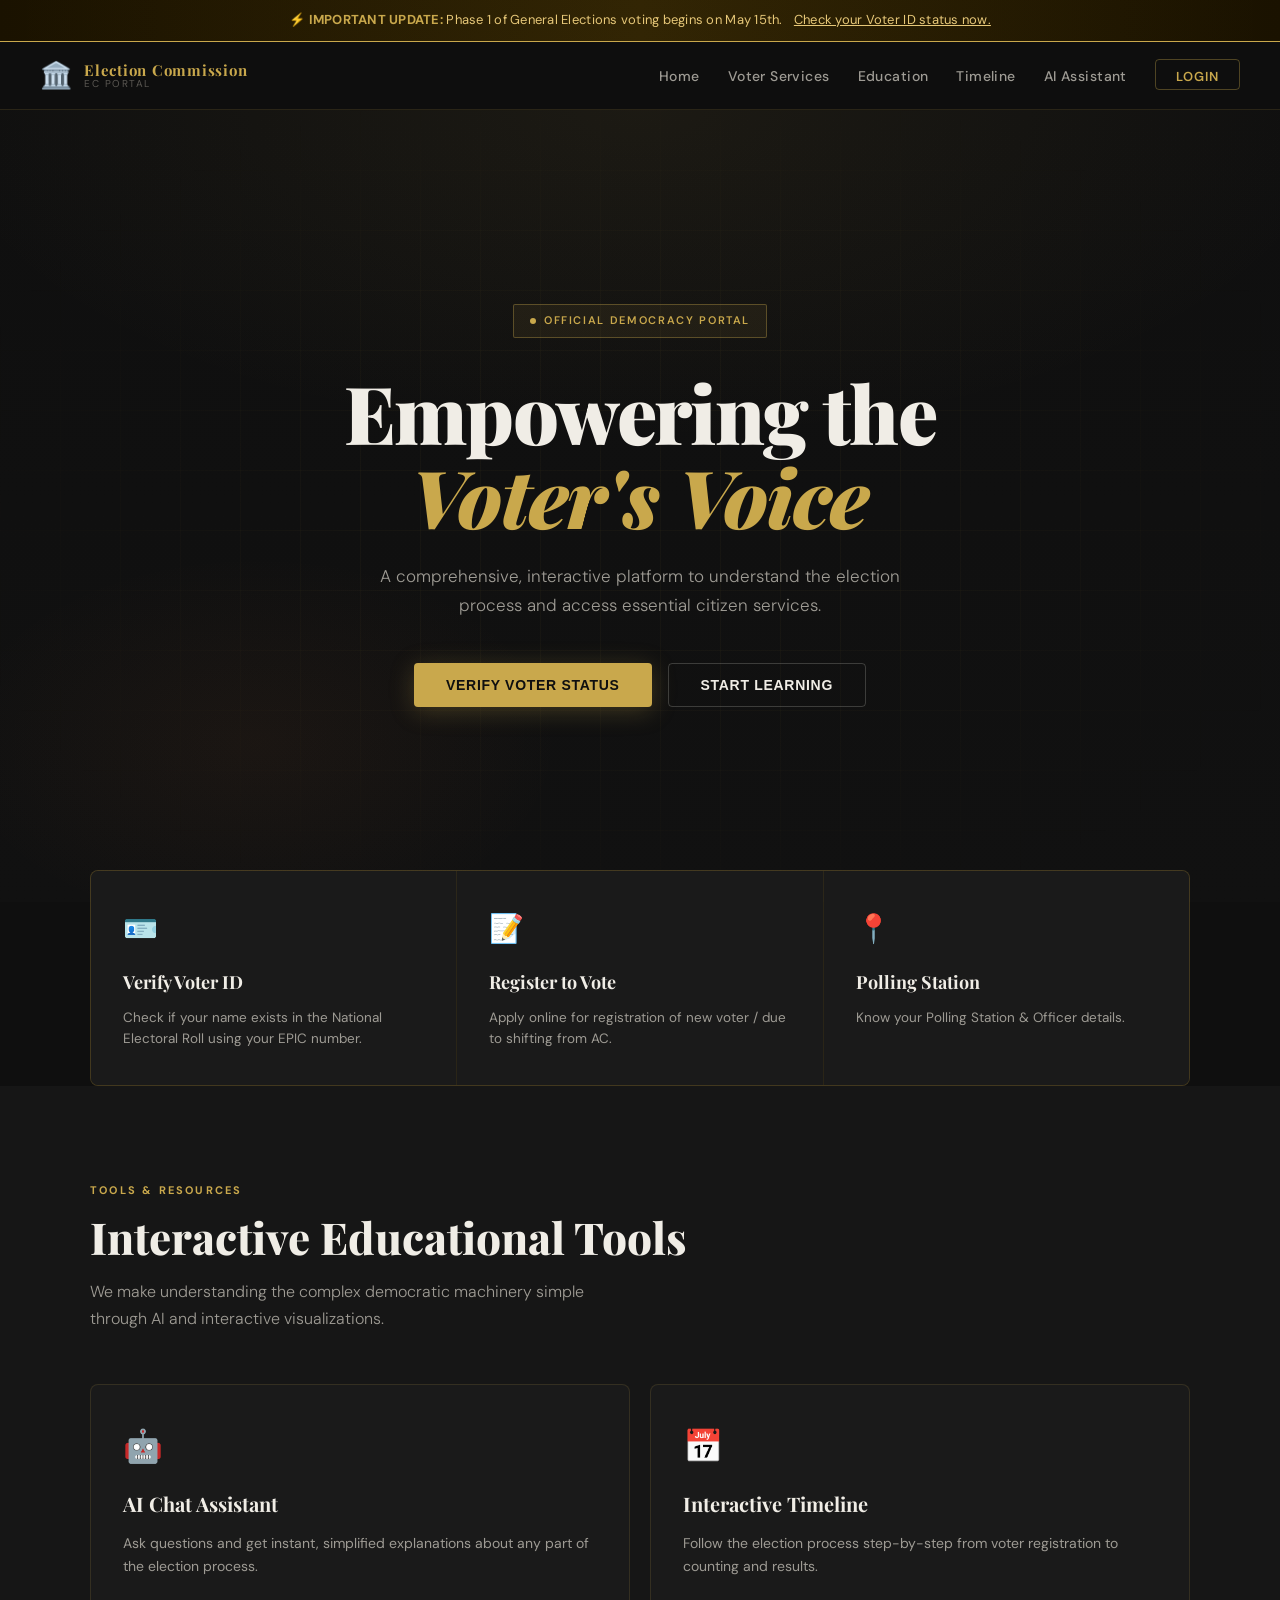
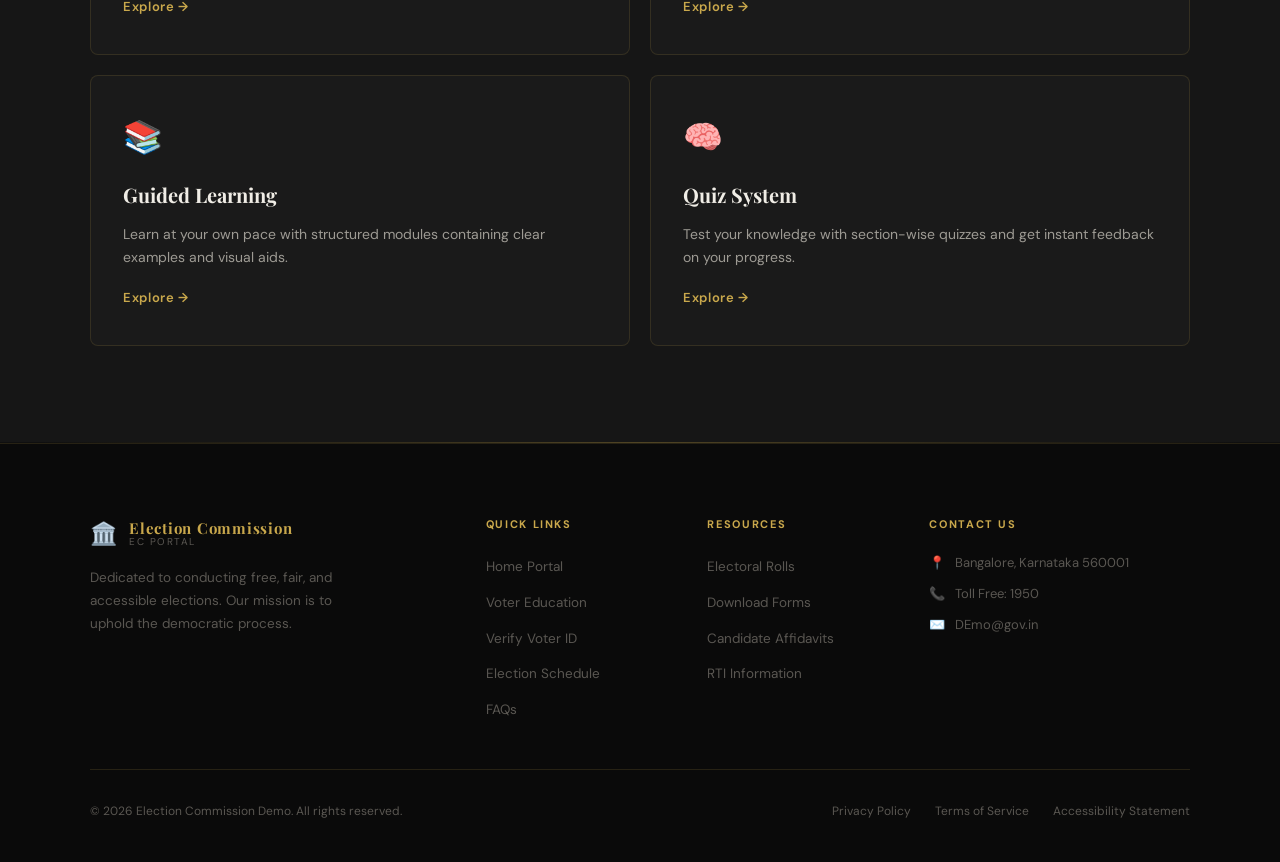
<file: index.html>
<!DOCTYPE html>
<html lang="en">
<head>
<meta charset="UTF-8">
<meta name="viewport" content="width=device-width, initial-scale=1.0">
<title>Election Commission Portal | Empowering the Voter's Voice</title>
<link href="https://fonts.googleapis.com/css2?family=Playfair+Display:wght@400;600;700;900&family=DM+Sans:wght@300;400;500;600&display=swap" rel="stylesheet">
<style>
:root {
  --bg-primary: #0f0f0f;
  --bg-secondary: #161616;
  --bg-card: #1a1a1a;
  --bg-card-hover: #222222;
  --accent-gold: #c9a84c;
  --accent-gold-light: #e8c97a;
  --accent-orange: #e07b39;
  --text-primary: #f0ede6;
  --text-secondary: #9e9b94;
  --text-muted: #5a5752;
  --border: rgba(201,168,76,0.15);
  --border-strong: rgba(201,168,76,0.35);
}
*, *::before, *::after { box-sizing: border-box; margin: 0; padding: 0; }
html { scroll-behavior: smooth; }
body { font-family: 'DM Sans', sans-serif; background: var(--bg-primary); color: var(--text-primary); overflow-x: hidden; line-height: 1.6; }

/* PAGE SYSTEM */
.page { display: none; animation: fadeIn 0.4s ease; }
.page.active { display: block; }
@keyframes fadeIn { from { opacity: 0; transform: translateY(10px); } to { opacity: 1; transform: translateY(0); } }

/* ANNOUNCEMENT */
.announcement {
  background: linear-gradient(90deg, #1a1200, #2a1e00, #1a1200);
  border-bottom: 1px solid var(--accent-gold);
  padding: 10px 24px; text-align: center; font-size: 13px;
  color: var(--accent-gold-light); letter-spacing: 0.02em;
  position: relative; overflow: hidden;
}
.announcement::before {
  content: ''; position: absolute; inset: 0;
  background: linear-gradient(90deg, transparent, rgba(201,168,76,0.05), transparent);
  animation: shimmer 3s infinite;
}
@keyframes shimmer { 0% { transform: translateX(-100%); } 100% { transform: translateX(100%); } }
.announcement strong { color: var(--accent-gold); }
.announcement a { color: var(--accent-gold-light); text-decoration: underline; margin-left: 8px; cursor: pointer; }

/* NAVBAR */
nav {
  position: sticky; top: 0; z-index: 100;
  background: rgba(15,15,15,0.95); backdrop-filter: blur(20px);
  border-bottom: 1px solid var(--border);
  padding: 0 40px; display: flex; align-items: center; justify-content: space-between; height: 68px;
}
.nav-logo { display: flex; align-items: center; gap: 12px; text-decoration: none; cursor: pointer; }
.nav-logo-text { display: flex; flex-direction: column; line-height: 1.1; }
.nav-logo-text span:first-child { font-family: 'Playfair Display', serif; font-size: 15px; font-weight: 700; color: var(--accent-gold); letter-spacing: 0.05em; }
.nav-logo-text span:last-child { font-size: 10px; color: var(--text-muted); letter-spacing: 0.15em; text-transform: uppercase; }
.nav-links { display: flex; align-items: center; gap: 28px; list-style: none; }
.nav-links li a, .nav-links li span {
  color: var(--text-secondary); text-decoration: none; font-size: 14px; font-weight: 500;
  letter-spacing: 0.03em; cursor: pointer; transition: color 0.2s; position: relative; padding-bottom: 4px;
}
.nav-links li a::after, .nav-links li span::after {
  content: ''; position: absolute; bottom: 0; left: 0; width: 0; height: 1px;
  background: var(--accent-gold); transition: width 0.3s;
}
.nav-links li a:hover, .nav-links li span:hover { color: var(--accent-gold-light); }
.nav-links li a:hover::after, .nav-links li span:hover::after { width: 100%; }
.nav-links li a.active-nav { color: var(--accent-gold); }
.nav-links li a.active-nav::after { width: 100%; }
.nav-login {
  background: transparent; border: 1px solid var(--border-strong);
  color: var(--accent-gold) !important; padding: 8px 20px; border-radius: 4px;
  font-size: 13px !important; font-weight: 600 !important; letter-spacing: 0.08em !important;
  text-transform: uppercase; cursor: pointer;
}
.nav-login::after { display: none !important; }
.nav-login:hover { background: rgba(201,168,76,0.08) !important; }

/* BUTTONS */
.btn-primary {
  background: var(--accent-gold); color: #0f0f0f; padding: 14px 32px; border-radius: 4px;
  text-decoration: none; font-weight: 700; font-size: 14px; letter-spacing: 0.05em;
  text-transform: uppercase; cursor: pointer; border: none; display: inline-block;
  transition: background 0.2s, transform 0.2s, box-shadow 0.2s;
  box-shadow: 0 4px 24px rgba(201,168,76,0.25);
}
.btn-primary:hover { background: var(--accent-gold-light); transform: translateY(-2px); box-shadow: 0 8px 32px rgba(201,168,76,0.35); }
.btn-secondary {
  background: transparent; color: var(--text-primary); padding: 13px 32px; border-radius: 4px;
  text-decoration: none; font-weight: 600; font-size: 14px; letter-spacing: 0.05em;
  text-transform: uppercase; border: 1px solid rgba(240,237,230,0.2); cursor: pointer;
  display: inline-block; transition: border-color 0.2s, color 0.2s, transform 0.2s;
}
.btn-secondary:hover { border-color: rgba(240,237,230,0.5); color: var(--accent-gold-light); transform: translateY(-2px); }

/* SECTION COMMONS */
.section-label { font-size: 11px; font-weight: 700; letter-spacing: 0.2em; text-transform: uppercase; color: var(--accent-gold); margin-bottom: 14px; }
.section-title { font-family: 'Playfair Display', serif; font-size: clamp(28px, 4vw, 44px); font-weight: 800; line-height: 1.1; margin-bottom: 16px; }
.section-sub { font-size: 16px; color: var(--text-secondary); max-width: 540px; line-height: 1.7; font-weight: 300; }
.section-header { margin-bottom: 52px; }
.container { max-width: 1100px; margin: 0 auto; }
.divider { height: 1px; background: linear-gradient(90deg, transparent, var(--border-strong), transparent); margin: 0 40px; }

/* ============================================================ */
/* HOME PAGE */
/* ============================================================ */
.hero {
  position: relative; min-height: 88vh; display: flex;
  align-items: center; justify-content: center; text-align: center;
  padding: 80px 24px; overflow: hidden;
}
.hero-bg {
  position: absolute; inset: 0;
  background: radial-gradient(ellipse 80% 60% at 50% 0%, rgba(201,168,76,0.07) 0%, transparent 70%),
    radial-gradient(ellipse 40% 40% at 20% 80%, rgba(224,123,57,0.05) 0%, transparent 60%),
    linear-gradient(180deg, #0f0f0f 0%, #111 100%);
}
.hero-grid {
  position: absolute; inset: 0;
  background-image: linear-gradient(rgba(201,168,76,0.04) 1px, transparent 1px), linear-gradient(90deg, rgba(201,168,76,0.04) 1px, transparent 1px);
  background-size: 60px 60px;
  mask-image: radial-gradient(ellipse at center, black 30%, transparent 80%);
}
.hero-content { position: relative; z-index: 2; max-width: 760px; }
.hero-badge {
  display: inline-flex; align-items: center; gap: 8px;
  background: rgba(201,168,76,0.08); border: 1px solid var(--border-strong);
  color: var(--accent-gold); font-size: 11px; font-weight: 600;
  letter-spacing: 0.15em; text-transform: uppercase;
  padding: 7px 16px; border-radius: 2px; margin-bottom: 32px;
  animation: fadeUp 0.8s ease both;
}
.hero-badge::before { content: ''; width: 6px; height: 6px; background: var(--accent-gold); border-radius: 50%; animation: pulse 2s infinite; }
@keyframes pulse { 0%,100%{opacity:1;transform:scale(1);}50%{opacity:.5;transform:scale(.8);} }
.hero h1 { font-family: 'Playfair Display', serif; font-size: clamp(42px, 7vw, 80px); font-weight: 900; line-height: 1.05; letter-spacing: -0.02em; margin-bottom: 24px; animation: fadeUp 0.8s 0.1s ease both; }
.hero h1 em { font-style: italic; color: var(--accent-gold); }
.hero-sub { font-size: 17px; color: var(--text-secondary); max-width: 520px; margin: 0 auto 44px; font-weight: 300; line-height: 1.7; animation: fadeUp 0.8s 0.2s ease both; }
.hero-ctas { display: flex; gap: 16px; justify-content: center; flex-wrap: wrap; animation: fadeUp 0.8s 0.3s ease both; }
@keyframes fadeUp { from{opacity:0;transform:translateY(24px);}to{opacity:1;transform:translateY(0);} }

.quick-services { padding: 0 40px; margin-top: -32px; position: relative; z-index: 10; }
.quick-services-grid { display: grid; grid-template-columns: repeat(3,1fr); gap: 1px; background: var(--border); border: 1px solid var(--border); border-radius: 8px; overflow: hidden; max-width: 1100px; margin: 0 auto; }
.service-card { background: var(--bg-card); padding: 36px 32px; text-decoration: none; color: inherit; display: flex; flex-direction: column; gap: 12px; cursor: pointer; transition: background 0.25s; position: relative; overflow: hidden; }
.service-card::before { content: ''; position: absolute; top: 0; left: 0; width: 3px; height: 0; background: var(--accent-gold); transition: height 0.3s; }
.service-card:hover { background: var(--bg-card-hover); }
.service-card:hover::before { height: 100%; }
.service-icon { font-size: 28px; margin-bottom: 4px; }
.service-card h3 { font-family: 'Playfair Display', serif; font-size: 18px; font-weight: 700; }
.service-card p { font-size: 13.5px; color: var(--text-secondary); line-height: 1.5; }

.edu-section { background: var(--bg-secondary); padding: 96px 40px; }
.edu-grid { display: grid; grid-template-columns: repeat(2,1fr); gap: 20px; max-width: 1100px; margin: 0 auto; }
.edu-card { background: var(--bg-card); border: 1px solid var(--border); border-radius: 8px; padding: 36px 32px; text-decoration: none; color: inherit; display: flex; flex-direction: column; gap: 12px; cursor: pointer; transition: border-color 0.25s, transform 0.25s, box-shadow 0.25s; position: relative; overflow: hidden; }
.edu-card:hover { border-color: var(--border-strong); transform: translateY(-4px); box-shadow: 0 16px 48px rgba(0,0,0,0.4); }
.edu-card-icon { font-size: 32px; margin-bottom: 4px; }
.edu-card h3 { font-family: 'Playfair Display', serif; font-size: 20px; font-weight: 700; }
.edu-card p { font-size: 14px; color: var(--text-secondary); line-height: 1.6; flex: 1; }
.edu-card-link { font-size: 13px; font-weight: 600; color: var(--accent-gold); letter-spacing: 0.05em; margin-top: 8px; display: inline-flex; align-items: center; gap: 6px; transition: gap 0.2s; }
.edu-card:hover .edu-card-link { gap: 10px; }

/* ============================================================ */
/* VERIFY PAGE */
/* ============================================================ */
.page-hero { padding: 72px 40px 56px; text-align: center; background: var(--bg-secondary); border-bottom: 1px solid var(--border); }
.page-hero h1 { font-family: 'Playfair Display', serif; font-size: clamp(32px, 5vw, 56px); font-weight: 900; margin-bottom: 16px; }
.page-hero p { font-size: 16px; color: var(--text-secondary); max-width: 580px; margin: 0 auto; line-height: 1.7; }
.page-hero .demo-hint { margin-top: 16px; background: rgba(201,168,76,0.08); border: 1px solid var(--border-strong); border-radius: 6px; padding: 12px 20px; display: inline-block; font-size: 13px; color: var(--accent-gold-light); }
.page-hero .demo-hint strong { color: var(--accent-gold); }

.verify-form-section { padding: 64px 40px; }
.verify-form-wrap { max-width: 520px; margin: 0 auto; background: var(--bg-card); border: 1px solid var(--border); border-radius: 12px; padding: 48px 40px; }
.form-label { display: block; font-size: 12px; font-weight: 600; letter-spacing: 0.12em; text-transform: uppercase; color: var(--text-secondary); margin-bottom: 10px; }
.form-input {
  width: 100%; background: var(--bg-secondary); border: 1px solid var(--border-strong);
  border-radius: 6px; padding: 14px 18px; font-size: 15px; color: var(--text-primary);
  font-family: 'DM Sans', sans-serif; outline: none; transition: border-color 0.2s, box-shadow 0.2s;
  margin-bottom: 20px;
}
.form-input:focus { border-color: var(--accent-gold); box-shadow: 0 0 0 3px rgba(201,168,76,0.1); }
.form-input::placeholder { color: var(--text-muted); }
.verify-btn { width: 100%; background: var(--accent-gold); color: #0f0f0f; border: none; border-radius: 6px; padding: 16px; font-size: 15px; font-weight: 700; font-family: 'DM Sans', sans-serif; cursor: pointer; letter-spacing: 0.05em; transition: background 0.2s, transform 0.2s; }
.verify-btn:hover { background: var(--accent-gold-light); transform: translateY(-1px); }
.verify-result { margin-top: 28px; display: none; }
.result-success { background: rgba(34,197,94,0.08); border: 1px solid rgba(34,197,94,0.3); border-radius: 8px; padding: 24px; }
.result-error { background: rgba(239,68,68,0.08); border: 1px solid rgba(239,68,68,0.3); border-radius: 8px; padding: 24px; }
.result-success h3 { color: #4ade80; font-size: 16px; margin-bottom: 12px; }
.result-error h3 { color: #f87171; font-size: 16px; margin-bottom: 8px; }
.result-row { display: flex; justify-content: space-between; padding: 8px 0; border-bottom: 1px solid rgba(255,255,255,0.06); font-size: 14px; }
.result-row:last-child { border-bottom: none; }
.result-row span:first-child { color: var(--text-muted); }
.result-row span:last-child { color: var(--text-primary); font-weight: 500; }

/* ============================================================ */
/* TIMELINE PAGE */
/* ============================================================ */
.timeline-section { padding: 72px 40px; }
.timeline-wrap { max-width: 800px; margin: 0 auto; position: relative; }
.timeline-wrap::before { content: ''; position: absolute; left: 28px; top: 0; bottom: 0; width: 2px; background: linear-gradient(180deg, var(--accent-gold), rgba(201,168,76,0.1)); }
.timeline-item { display: flex; gap: 32px; margin-bottom: 48px; position: relative; }
.timeline-step-num {
  flex-shrink: 0; width: 56px; height: 56px; background: var(--bg-card);
  border: 2px solid var(--accent-gold); border-radius: 50%; display: flex; align-items: center;
  justify-content: center; font-family: 'Playfair Display', serif; font-weight: 700; font-size: 18px;
  color: var(--accent-gold); position: relative; z-index: 2;
  transition: background 0.3s; flex-direction: column; line-height: 1;
}
.timeline-step-num small { font-family: 'DM Sans', sans-serif; font-size: 8px; font-weight: 600; letter-spacing: 0.1em; color: var(--text-muted); text-transform: uppercase; }
.timeline-content { background: var(--bg-card); border: 1px solid var(--border); border-radius: 10px; padding: 28px 32px; flex: 1; transition: border-color 0.25s, transform 0.25s; }
.timeline-content:hover { border-color: var(--border-strong); transform: translateX(4px); }
.timeline-content h3 { font-family: 'Playfair Display', serif; font-size: 20px; font-weight: 700; margin-bottom: 10px; }
.timeline-content p { font-size: 13.5px; color: var(--text-secondary); margin-bottom: 8px; line-height: 1.6; }
.timeline-content .timeline-desc { font-size: 13px; color: var(--text-muted); line-height: 1.6; border-top: 1px solid var(--border); margin-top: 12px; padding-top: 12px; }
.timeline-link { display: inline-flex; align-items: center; gap: 6px; font-size: 12px; font-weight: 600; color: var(--accent-gold); letter-spacing: 0.05em; margin-top: 12px; text-decoration: none; cursor: pointer; transition: gap 0.2s; }
.timeline-link:hover { gap: 10px; }

/* ============================================================ */
/* EDUCATION / LEARN PAGE */
/* ============================================================ */
.learn-section { padding: 72px 40px; }
.learn-grid { display: grid; grid-template-columns: repeat(3,1fr); gap: 20px; max-width: 1100px; margin: 0 auto; }
.learn-card { background: var(--bg-card); border: 1px solid var(--border); border-radius: 10px; padding: 32px 28px; display: flex; flex-direction: column; gap: 12px; cursor: pointer; transition: border-color 0.25s, transform 0.25s, box-shadow 0.25s; }
.learn-card:hover { border-color: var(--border-strong); transform: translateY(-4px); box-shadow: 0 16px 48px rgba(0,0,0,0.4); }
.learn-card-num { font-family: 'Playfair Display', serif; font-size: 36px; font-weight: 900; color: rgba(201,168,76,0.2); line-height: 1; }
.learn-card h3 { font-family: 'Playfair Display', serif; font-size: 18px; font-weight: 700; }
.learn-card p { font-size: 13.5px; color: var(--text-secondary); line-height: 1.6; flex: 1; }
.learn-badge { display: inline-block; padding: 4px 10px; border-radius: 3px; font-size: 10px; font-weight: 700; letter-spacing: 0.1em; text-transform: uppercase; margin-bottom: 4px; }
.learn-badge.beginner { background: rgba(34,197,94,0.1); color: #4ade80; }
.learn-badge.intermediate { background: rgba(234,179,8,0.1); color: #facc15; }
.learn-badge.advanced { background: rgba(239,68,68,0.1); color: #f87171; }
.learn-progress { height: 3px; background: var(--border); border-radius: 2px; margin-top: 8px; overflow: hidden; }
.learn-progress-bar { height: 100%; background: var(--accent-gold); border-radius: 2px; }
.module-detail { display: none; }
.module-detail.active { display: block; }
.module-hero { background: var(--bg-secondary); padding: 48px 40px; border-bottom: 1px solid var(--border); }
.module-back { display: inline-flex; align-items: center; gap: 8px; color: var(--accent-gold); font-size: 13px; font-weight: 600; cursor: pointer; margin-bottom: 24px; text-decoration: none; }
.module-hero h1 { font-family: 'Playfair Display', serif; font-size: clamp(26px, 4vw, 42px); font-weight: 800; margin-bottom: 12px; }
.module-hero p { color: var(--text-secondary); max-width: 560px; }
.module-body { padding: 48px 40px; max-width: 800px; }
.module-section { margin-bottom: 36px; }
.module-section h3 { font-family: 'Playfair Display', serif; font-size: 22px; font-weight: 700; margin-bottom: 12px; color: var(--text-primary); }
.module-section p { font-size: 15px; color: var(--text-secondary); line-height: 1.8; margin-bottom: 12px; }
.module-list { list-style: none; display: flex; flex-direction: column; gap: 10px; }
.module-list li { display: flex; gap: 12px; font-size: 14px; color: var(--text-secondary); line-height: 1.5; }
.module-list li::before { content: '→'; color: var(--accent-gold); flex-shrink: 0; font-weight: 700; }
.quiz-box { background: var(--bg-card); border: 1px solid var(--border); border-radius: 10px; padding: 32px; margin-top: 32px; }
.quiz-box h3 { font-family: 'Playfair Display', serif; font-size: 20px; font-weight: 700; margin-bottom: 20px; }
.quiz-q { font-size: 15px; color: var(--text-primary); margin-bottom: 16px; font-weight: 500; }
.quiz-options { display: flex; flex-direction: column; gap: 10px; }
.quiz-opt { background: var(--bg-secondary); border: 1px solid var(--border); border-radius: 6px; padding: 12px 16px; font-size: 14px; cursor: pointer; color: var(--text-secondary); transition: border-color 0.2s, color 0.2s; }
.quiz-opt:hover { border-color: var(--accent-gold); color: var(--accent-gold-light); }
.quiz-opt.correct { background: rgba(34,197,94,0.1); border-color: rgba(34,197,94,0.5); color: #4ade80; }
.quiz-opt.wrong { background: rgba(239,68,68,0.08); border-color: rgba(239,68,68,0.4); color: #f87171; }

/* ============================================================ */
/* AI ASSISTANT */
/* ============================================================ */
.ai-section { padding: 72px 40px; }
.ai-wrap { max-width: 860px; margin: 0 auto; }
.chat-window { background: var(--bg-card); border: 1px solid var(--border); border-radius: 12px; overflow: hidden; }
.chat-header { background: var(--bg-secondary); border-bottom: 1px solid var(--border); padding: 20px 28px; display: flex; align-items: center; gap: 14px; }
.chat-avatar { width: 44px; height: 44px; background: linear-gradient(135deg, var(--accent-gold), var(--accent-orange)); border-radius: 50%; display: flex; align-items: center; justify-content: center; font-size: 22px; flex-shrink: 0; }
.chat-header-info h3 { font-size: 15px; font-weight: 700; color: var(--text-primary); }
.chat-header-info p { font-size: 12px; color: var(--text-muted); }
.chat-status { margin-left: auto; display: flex; align-items: center; gap: 6px; font-size: 12px; color: #4ade80; }
.chat-status::before { content: ''; width: 8px; height: 8px; background: #4ade80; border-radius: 50%; animation: pulse 2s infinite; }
.chat-messages { height: 420px; overflow-y: auto; padding: 24px 28px; display: flex; flex-direction: column; gap: 20px; scroll-behavior: smooth; }
.chat-messages::-webkit-scrollbar { width: 4px; }
.chat-messages::-webkit-scrollbar-track { background: transparent; }
.chat-messages::-webkit-scrollbar-thumb { background: var(--border-strong); border-radius: 2px; }
.msg { display: flex; gap: 12px; max-width: 85%; }
.msg.user { flex-direction: row-reverse; align-self: flex-end; }
.msg-avatar { width: 34px; height: 34px; border-radius: 50%; display: flex; align-items: center; justify-content: center; font-size: 16px; flex-shrink: 0; }
.msg.bot .msg-avatar { background: linear-gradient(135deg, var(--accent-gold), var(--accent-orange)); }
.msg.user .msg-avatar { background: rgba(201,168,76,0.15); border: 1px solid var(--border-strong); }
.msg-bubble { padding: 14px 18px; border-radius: 12px; font-size: 14px; line-height: 1.6; }
.msg.bot .msg-bubble { background: var(--bg-secondary); border: 1px solid var(--border); color: var(--text-primary); border-radius: 4px 12px 12px 12px; }
.msg.user .msg-bubble { background: rgba(201,168,76,0.12); border: 1px solid var(--border-strong); color: var(--text-primary); border-radius: 12px 4px 12px 12px; }
.msg-time { font-size: 10px; color: var(--text-muted); margin-top: 6px; }
.typing-indicator { display: flex; gap: 5px; align-items: center; padding: 14px 18px; }
.typing-indicator span { width: 7px; height: 7px; background: var(--accent-gold); border-radius: 50%; animation: typing 1.2s infinite; }
.typing-indicator span:nth-child(2) { animation-delay: 0.2s; }
.typing-indicator span:nth-child(3) { animation-delay: 0.4s; }
@keyframes typing { 0%,60%,100%{transform:translateY(0);opacity:.5;} 30%{transform:translateY(-6px);opacity:1;} }
.chat-suggestions { padding: 16px 28px; border-top: 1px solid var(--border); display: flex; gap: 8px; flex-wrap: wrap; }
.suggestion-chip { background: var(--bg-secondary); border: 1px solid var(--border); border-radius: 20px; padding: 7px 14px; font-size: 12px; color: var(--text-secondary); cursor: pointer; transition: border-color 0.2s, color 0.2s; white-space: nowrap; }
.suggestion-chip:hover { border-color: var(--accent-gold); color: var(--accent-gold-light); }
.chat-input-area { padding: 16px 28px 24px; border-top: 1px solid var(--border); display: flex; gap: 12px; }
.chat-input { flex: 1; background: var(--bg-secondary); border: 1px solid var(--border-strong); border-radius: 8px; padding: 14px 18px; font-size: 14px; color: var(--text-primary); font-family: 'DM Sans', sans-serif; outline: none; transition: border-color 0.2s, box-shadow 0.2s; resize: none; }
.chat-input:focus { border-color: var(--accent-gold); box-shadow: 0 0 0 3px rgba(201,168,76,0.1); }
.chat-input::placeholder { color: var(--text-muted); }
.chat-send { background: var(--accent-gold); color: #0f0f0f; border: none; border-radius: 8px; padding: 0 22px; font-size: 20px; cursor: pointer; font-weight: 700; transition: background 0.2s, transform 0.2s; }
.chat-send:hover { background: var(--accent-gold-light); transform: scale(1.05); }

/* ============================================================ */
/* FOOTER */
/* ============================================================ */
footer { background: #0a0a0a; border-top: 1px solid var(--border); padding: 72px 40px 40px; }
.footer-grid { display: grid; grid-template-columns: 2fr 1fr 1fr 1.5fr; gap: 48px; max-width: 1100px; margin: 0 auto; padding-bottom: 48px; border-bottom: 1px solid var(--border); }
.footer-brand p { font-size: 13.5px; color: var(--text-muted); line-height: 1.7; margin-top: 16px; max-width: 260px; }
.footer-col h4 { font-size: 11px; font-weight: 700; letter-spacing: 0.15em; text-transform: uppercase; color: var(--accent-gold); margin-bottom: 20px; }
.footer-col ul { list-style: none; display: flex; flex-direction: column; gap: 10px; }
.footer-col a { color: var(--text-muted); text-decoration: none; font-size: 13.5px; cursor: pointer; transition: color 0.2s; }
.footer-col a:hover { color: var(--text-secondary); }
.footer-contact { display: flex; flex-direction: column; gap: 10px; }
.footer-contact-item { display: flex; gap: 10px; font-size: 13px; color: var(--text-muted); }
.footer-contact-item span:first-child { color: var(--accent-gold); }
.footer-bottom { max-width: 1100px; margin: 32px auto 0; display: flex; align-items: center; justify-content: space-between; flex-wrap: wrap; gap: 16px; }
.footer-bottom p { font-size: 12px; color: var(--text-muted); }
.footer-bottom-links { display: flex; gap: 24px; }
.footer-bottom-links a { font-size: 12px; color: var(--text-muted); text-decoration: none; cursor: pointer; transition: color 0.2s; }
.footer-bottom-links a:hover { color: var(--accent-gold); }

/* RESPONSIVE */
@media(max-width:768px){
  nav{padding:0 16px;} .nav-links{display:none;} section,footer{padding:48px 16px;}
  .quick-services{padding:0 16px;} .quick-services-grid{grid-template-columns:1fr;}
  .edu-grid,.learn-grid{grid-template-columns:1fr;} .footer-grid{grid-template-columns:1fr 1fr;}
  .timeline-item{flex-direction:column;gap:12px;} .timeline-wrap::before{display:none;}
  .divider{margin:0 16px;} .ai-wrap,.verify-form-section,.learn-section,.timeline-section{padding:40px 16px;}
  .page-hero{padding:48px 16px 32px;}
}
</style>
</head>
<body>

<!-- ANNOUNCEMENT -->
<div class="announcement">
  <strong>⚡ IMPORTANT UPDATE:</strong> Phase 1 of General Elections voting begins on May 15th.
  <a onclick="navigate('verify')">Check your Voter ID status now.</a>
</div>

<!-- NAVBAR -->
<nav>
  <div class="nav-logo" onclick="navigate('home')">
    <span style="font-size:26px">🏛️</span>
    <span class="nav-logo-text">
      <span>Election Commission</span>
      <span>EC Portal</span>
    </span>
  </div>
  <ul class="nav-links">
    <li><a onclick="navigate('home')" id="nav-home">Home</a></li>
    <li><a onclick="navigate('verify')" id="nav-verify">Voter Services</a></li>
    <li><a onclick="navigate('learn')" id="nav-learn">Education</a></li>
    <li><a onclick="navigate('timeline')" id="nav-timeline">Timeline</a></li>
    <li><a onclick="navigate('ai')" id="nav-ai">AI Assistant</a></li>
    <li><span class="nav-login">Login</span></li>
  </ul>
</nav>

<!-- ============================================================ -->
<!-- HOME PAGE -->
<!-- ============================================================ -->
<div id="page-home" class="page active">
  <section class="hero">
    <div class="hero-bg"></div>
    <div class="hero-grid"></div>
    <div class="hero-content">
      <div class="hero-badge">Official Democracy Portal</div>
      <h1>Empowering the<br><em>Voter's Voice</em></h1>
      <p class="hero-sub">A comprehensive, interactive platform to understand the election process and access essential citizen services.</p>
      <div class="hero-ctas">
        <button class="btn-primary" onclick="navigate('verify')">Verify Voter Status</button>
        <button class="btn-secondary" onclick="navigate('learn')">Start Learning</button>
      </div>
    </div>
  </section>

  <div class="quick-services">
    <div class="quick-services-grid">
      <div class="service-card" onclick="navigate('verify')">
        <div class="service-icon">🪪</div>
        <h3>Verify Voter ID</h3>
        <p>Check if your name exists in the National Electoral Roll using your EPIC number.</p>
      </div>
      <div class="service-card">
        <div class="service-icon">📝</div>
        <h3>Register to Vote</h3>
        <p>Apply online for registration of new voter / due to shifting from AC.</p>
      </div>
      <div class="service-card">
        <div class="service-icon">📍</div>
        <h3>Polling Station</h3>
        <p>Know your Polling Station &amp; Officer details.</p>
      </div>
    </div>
  </div>

  <section class="edu-section">
    <div class="container">
      <div class="section-header">
        <div class="section-label">Tools &amp; Resources</div>
        <h2 class="section-title">Interactive Educational Tools</h2>
        <p class="section-sub">We make understanding the complex democratic machinery simple through AI and interactive visualizations.</p>
      </div>
      <div class="edu-grid">
        <div class="edu-card" onclick="navigate('ai')">
          <div class="edu-card-icon">🤖</div>
          <h3>AI Chat Assistant</h3>
          <p>Ask questions and get instant, simplified explanations about any part of the election process.</p>
          <span class="edu-card-link">Explore →</span>
        </div>
        <div class="edu-card" onclick="navigate('timeline')">
          <div class="edu-card-icon">📅</div>
          <h3>Interactive Timeline</h3>
          <p>Follow the election process step-by-step from voter registration to counting and results.</p>
          <span class="edu-card-link">Explore →</span>
        </div>
        <div class="edu-card" onclick="navigate('learn')">
          <div class="edu-card-icon">📚</div>
          <h3>Guided Learning</h3>
          <p>Learn at your own pace with structured modules containing clear examples and visual aids.</p>
          <span class="edu-card-link">Explore →</span>
        </div>
        <div class="edu-card" onclick="navigate('learn')">
          <div class="edu-card-icon">🧠</div>
          <h3>Quiz System</h3>
          <p>Test your knowledge with section-wise quizzes and get instant feedback on your progress.</p>
          <span class="edu-card-link">Explore →</span>
        </div>
      </div>
    </div>
  </section>
  <div class="divider"></div>
  <div id="footer-home"></div>
</div>

<!-- ============================================================ -->
<!-- VERIFY PAGE -->
<!-- ============================================================ -->
<div id="page-verify" class="page">
  <div class="page-hero">
    <div class="section-label">Voter Services</div>
    <h1>Electoral Roll Verification</h1>
    <p>Search your name in the National Electoral Roll by entering your Electoral Photo Identity Card (EPIC) Number.</p>
    <div class="demo-hint">
      🔍 <strong>Demo Hint:</strong> Try EPIC Number <strong>ABC1000001</strong> or generate a new one from the Registration page.
    </div>
  </div>
  <div class="verify-form-section">
    <div class="verify-form-wrap">
      <label class="form-label">Enter EPIC Number (Voter ID)</label>
      <input type="text" class="form-input" id="epicInput" placeholder="e.g. ABC1000001" />
      <button class="verify-btn" onclick="verifyEPIC()">🔍 Search Electoral Roll</button>
      <div class="verify-result" id="verifyResult"></div>
    </div>
  </div>
  <div class="divider"></div>
  <div id="footer-verify"></div>
</div>

<!-- ============================================================ -->
<!-- TIMELINE PAGE -->
<!-- ============================================================ -->
<div id="page-timeline" class="page">
  <div class="page-hero">
    <div class="section-label">Election Process</div>
    <h1>The Complete Election Journey</h1>
    <p>From registering as a voter to the formation of a new government, explore every critical step of the democratic process.</p>
  </div>
  <div class="timeline-section">
    <div class="timeline-wrap" id="timelineWrap"></div>
  </div>
  <div class="divider"></div>
  <div id="footer-timeline"></div>
</div>

<!-- ============================================================ -->
<!-- LEARN PAGE -->
<!-- ============================================================ -->
<div id="page-learn" class="page">
  <!-- Module list -->
  <div id="learnList">
    <div class="page-hero">
      <div class="section-label">Education Center</div>
      <h1>Guided Learning Modules</h1>
      <p>Explore structured modules designed to help you understand every aspect of the democratic process.</p>
    </div>
    <div class="learn-section">
      <div class="learn-grid" id="learnGrid"></div>
    </div>
  </div>
  <!-- Module detail -->
  <div id="moduleDetail" class="module-detail"></div>
  <div class="divider"></div>
  <div id="footer-learn"></div>
</div>

<!-- ============================================================ -->
<!-- AI ASSISTANT PAGE -->
<!-- ============================================================ -->
<div id="page-ai" class="page">
  <div class="page-hero">
    <div class="section-label">AI Powered</div>
    <h1>Election AI Assistant</h1>
    <p>Ask me anything about the Indian election process — voter registration, polling, results, and more.</p>
  </div>
  <div class="ai-section">
    <div class="ai-wrap">
      <div class="chat-window">
        <div class="chat-header">
          <div class="chat-avatar">🏛️</div>
          <div class="chat-header-info">
            <h3>EC Assistant</h3>
            <p>Election Commission of India · Official AI</p>
          </div>
          <div class="chat-status">Online</div>
        </div>
        <div class="chat-messages" id="chatMessages"></div>
        <div class="chat-suggestions" id="chatSuggestions">
          <span class="suggestion-chip" onclick="sendSuggestion(this)">How do I register to vote?</span>
          <span class="suggestion-chip" onclick="sendSuggestion(this)">What is an EPIC number?</span>
          <span class="suggestion-chip" onclick="sendSuggestion(this)">How does EVM work?</span>
          <span class="suggestion-chip" onclick="sendSuggestion(this)">What is Model Code of Conduct?</span>
          <span class="suggestion-chip" onclick="sendSuggestion(this)">Election timeline steps</span>
        </div>
        <div class="chat-input-area">
          <textarea class="chat-input" id="chatInput" placeholder="Ask about elections, voter rights, process..." rows="1" onkeydown="handleKey(event)"></textarea>
          <button class="chat-send" onclick="sendMessage()">➤</button>
        </div>
      </div>
    </div>
  </div>
  <div class="divider"></div>
  <div id="footer-ai"></div>
</div>

<!-- SHARED FOOTER HTML -->
<template id="footerTpl">
  <footer>
    <div class="footer-grid">
      <div class="footer-brand">
        <div style="display:flex;align-items:center;gap:12px;">
          <span style="font-size:22px">🏛️</span>
          <div class="nav-logo-text"><span>Election Commission</span><span>EC Portal</span></div>
        </div>
        <p>Dedicated to conducting free, fair, and accessible elections. Our mission is to uphold the democratic process.</p>
      </div>
      <div class="footer-col">
        <h4>Quick Links</h4>
        <ul>
          <li><a onclick="navigate('home')">Home Portal</a></li>
          <li><a onclick="navigate('learn')">Voter Education</a></li>
          <li><a onclick="navigate('verify')">Verify Voter ID</a></li>
          <li><a onclick="navigate('timeline')">Election Schedule</a></li>
          <li><a href="#">FAQs</a></li>
        </ul>
      </div>
      <div class="footer-col">
        <h4>Resources</h4>
        <ul>
          <li><a href="#">Electoral Rolls</a></li>
          <li><a href="#">Download Forms</a></li>
          <li><a href="#">Candidate Affidavits</a></li>
          <li><a href="#">RTI Information</a></li>
        </ul>
      </div>
      <div class="footer-col">
        <h4>Contact Us</h4>
        <div class="footer-contact">
          <div class="footer-contact-item"><span>📍</span><span>Bangalore, Karnataka 560001</span></div>
          <div class="footer-contact-item"><span>📞</span><span>Toll Free: 1950</span></div>
          <div class="footer-contact-item"><span>✉️</span><span>DEmo@gov.in</span></div>
        </div>
      </div>
    </div>
    <div class="footer-bottom">
      <p>© 2026 Election Commission Demo. All rights reserved.</p>
      <div class="footer-bottom-links">
        <a href="#">Privacy Policy</a>
        <a href="#">Terms of Service</a>
        <a href="#">Accessibility Statement</a>
      </div>
    </div>
  </footer>
</template>

<script>
// ============================================================
// NAVIGATION
// ============================================================
function navigate(page) {
  document.querySelectorAll('.page').forEach(p => p.classList.remove('active'));
  document.getElementById('page-' + page).classList.add('active');
  document.querySelectorAll('.nav-links a').forEach(a => a.classList.remove('active-nav'));
  const navEl = document.getElementById('nav-' + page);
  if (navEl) navEl.classList.add('active-nav');
  window.scrollTo({ top: 0, behavior: 'smooth' });
}

// Inject footer into all pages
window.addEventListener('DOMContentLoaded', () => {
  const tpl = document.getElementById('footerTpl').innerHTML;
  ['home','verify','timeline','learn','ai'].forEach(p => {
    const el = document.getElementById('footer-' + p);
    if (el) el.innerHTML = tpl;
  });
  buildTimeline();
  buildLearn();
  initChat();
});

// ============================================================
// VERIFY PAGE
// ============================================================
const VOTERS = {
  'ABC1000001': { name: 'Rajesh Kumar Sharma', dob: '15 Aug 1988', gender: 'Male', constituency: 'New Delhi – 01', status: 'Active' },
  'XYZ2000002': { name: 'Priya Nair', dob: '22 Mar 1995', gender: 'Female', constituency: 'Mumbai South – 12', status: 'Active' },
  'DEF3000003': { name: 'Arjun Singh', dob: '10 Jan 1975', gender: 'Male', constituency: 'Bangalore Central – 08', status: 'Active' },
};

function verifyEPIC() {
  const val = document.getElementById('epicInput').value.trim().toUpperCase();
  const res = document.getElementById('verifyResult');
  res.style.display = 'block';
  if (!val) { res.innerHTML = '<div class="result-error"><h3>⚠️ Please enter an EPIC number</h3></div>'; return; }
  const voter = VOTERS[val];
  if (voter) {
    res.innerHTML = `<div class="result-success">
      <h3>✅ Voter Found in Electoral Roll</h3>
      <div class="result-row"><span>Full Name</span><span>${voter.name}</span></div>
      <div class="result-row"><span>Date of Birth</span><span>${voter.dob}</span></div>
      <div class="result-row"><span>Gender</span><span>${voter.gender}</span></div>
      <div class="result-row"><span>Constituency</span><span>${voter.constituency}</span></div>
      <div class="result-row"><span>EPIC Number</span><span>${val}</span></div>
      <div class="result-row"><span>Status</span><span style="color:#4ade80;font-weight:700">${voter.status}</span></div>
    </div>`;
  } else {
    res.innerHTML = `<div class="result-error">
      <h3>❌ Voter Not Found</h3>
      <p style="font-size:13px;color:var(--text-muted);margin-top:8px">No voter with EPIC number <strong style="color:var(--text-secondary)">${val}</strong> was found. Please verify the number and try again, or visit your local election office.</p>
    </div>`;
  }
}
document.addEventListener('keydown', e => {
  if (e.key === 'Enter' && document.activeElement.id === 'epicInput') verifyEPIC();
});

// ============================================================
// TIMELINE DATA
// ============================================================
const timelineSteps = [
  { num:1, title:'Eligibility & Voter Registration', brief:'Eligible citizens register to vote and get their names on the electoral roll.', desc:'This is the foundational step. You must be of voting age (typically 18) and a citizen. Election commissions run campaigns to enroll new voters and update existing rolls before every major election.', icon:'📋' },
  { num:2, title:'Announcement of Elections', brief:'The Election Commission officially announces the schedule.', desc:'The Model Code of Conduct comes into effect immediately. The dates for filing nominations, polling, and counting are officially published in the gazette.', icon:'📢' },
  { num:3, title:'Candidate Nomination', brief:'Candidates file their nomination papers and affidavits.', desc:'Individuals or political party representatives submit their papers. These are scrutinized by the returning officer, and candidates have a window to withdraw their nomination if they change their minds.', icon:'📄' },
  { num:4, title:'Election Campaigning', brief:'Candidates promote their manifestos and seek voter support.', desc:'This phase includes public rallies, door-to-door canvassing, media advertisements, and debates. Strict expenditure limits and codes of conduct are enforced.', icon:'📣' },
  { num:5, title:'The Silence Period', brief:'A 48-hour period of calm before polling begins.', desc:'All public campaigning, rallies, and loud advertisements must stop. This gives voters a peaceful environment to reflect and make their decision without influence.', icon:'🤫' },
  { num:6, title:'Polling Day', brief:'Voters cast their secret ballots at designated polling booths.', desc:'Voters show their ID, officials verify their name on the electoral roll, and then the voter casts their vote securely using EVMs (Electronic Voting Machines) or paper ballots.', icon:'🗳️' },
  { num:7, title:'Exit Polls', brief:'Media agencies release predictions after voting concludes.', desc:'Agencies survey voters leaving the booths to predict the outcome. By law, these cannot be published until the final phase of voting is completely over to avoid influencing voters.', icon:'📊' },
  { num:8, title:'Counting of Votes', brief:'Votes are tallied under heavy security and CCTV surveillance.', desc:'EVMs or ballot boxes are opened in the presence of candidate representatives. The counting process is transparent and conducted in rounds until all votes are tallied.', icon:'🔢' },
  { num:9, title:'Results & Government Formation', brief:'Winners are declared and the new government is formed.', desc:'The party or coalition with a majority of seats is invited to form the government. The elected representatives take their oath of office, completing the democratic cycle.', icon:'🏛️' },
];

function buildTimeline() {
  const wrap = document.getElementById('timelineWrap');
  wrap.innerHTML = timelineSteps.map(s => `
    <div class="timeline-item">
      <div class="timeline-step-num">${s.icon}<small>Step ${s.num}</small></div>
      <div class="timeline-content">
        <h3>${s.title}</h3>
        <p>${s.brief}</p>
        <div class="timeline-desc">${s.desc}</div>
        <a class="timeline-link" onclick="navigate('learn')">Dive deeper into this module →</a>
      </div>
    </div>
  `).join('');
}

// ============================================================
// LEARN MODULES
// ============================================================
const modules = [
  { id:1, title:'Voter Registration', badge:'beginner', progress:100, icon:'📋', intro:'Learn how to get registered as a voter in India.', sections:[
    { h:'Who Can Vote?', p:'Any Indian citizen aged 18 or above, who is ordinarily resident in a constituency, is eligible to register as a voter. You must not be disqualified by law.' },
    { h:'How to Register', p:'You can register online at the National Voters\' Service Portal (NVSP), through Form 6. Fill in your personal details, upload proof of age and address, and submit.' },
    { h:'EPIC Card', p:'Once approved, you receive an Electoral Photo Identity Card (EPIC) — your official Voter ID. This is your key to participating in elections.' },
  ], list:['Visit voters.eci.gov.in to register online', 'Fill Form 6 with correct details', 'Upload Aadhaar/Passport as proof of identity', 'Wait for approval and receive EPIC card'],
    quiz:{ q:'What is the minimum voting age in India?', opts:['16 years','18 years','21 years','25 years'], correct:1 }
  },
  { id:2, title:'Election Announcement', badge:'beginner', progress:100, icon:'📢', intro:'Understand how and when elections are officially announced.', sections:[
    { h:'Who Announces?', p:'The Election Commission of India (ECI) is the sole authority to announce election dates, schedule, and guidelines. It is a constitutional body under Article 324.' },
    { h:'Model Code of Conduct', p:'The MCC comes into force immediately on announcement of elections. It restricts the ruling government from making policy announcements that may influence voters.' },
    { h:'Schedule Publication', p:'The election schedule — nomination dates, polling dates, counting dates — is published as an official gazette notification.' },
  ], list:['ECI announces election schedule', 'MCC comes into effect immediately', 'Polling dates published in gazette', 'Parties prepare candidate lists'],
    quiz:{ q:'What does MCC stand for?', opts:['Major Campaign Committee','Model Code of Conduct','Municipal Constituency Council','Ministry of Central Command'], correct:1 }
  },
  { id:3, title:'Nomination Process', badge:'intermediate', progress:75, icon:'📄', intro:'How candidates officially enter the electoral race.', sections:[
    { h:'Filing Nomination', p:'A candidate must file nomination papers (Form 2A) with the Returning Officer of their constituency. Independent candidates need 10 voters to second their nomination.' },
    { h:'Security Deposit', p:'Candidates must pay a security deposit — ₹25,000 for Lok Sabha and ₹12,500 for State Assembly elections. This amount is forfeited if they receive less than 1/6th of valid votes.' },
    { h:'Scrutiny & Withdrawal', p:'After filing, the Returning Officer scrutinises the nominations for validity. Candidates have a defined window period to withdraw their candidature.' },
  ], list:['File Form 2A with Returning Officer', 'Provide nomination seconded by 10 voters (independent)', 'Pay security deposit', 'Await scrutiny by Returning Officer', 'Withdraw nomination within window if needed'],
    quiz:{ q:'What is the security deposit for Lok Sabha elections?', opts:['₹10,000','₹15,000','₹25,000','₹50,000'], correct:2 }
  },
  { id:4, title:'Campaigning Rules', badge:'intermediate', progress:60, icon:'📣', intro:'The dos and don\'ts of election campaigning.', sections:[
    { h:'What\'s Allowed', p:'Public rallies, digital advertising, door-to-door canvassing, print & electronic media campaigns are all permitted within ECI guidelines.' },
    { h:'Expenditure Limits', p:'ECI sets strict limits on campaign expenditure. Lok Sabha candidates can spend up to ₹95 lakh in larger states. Exceeding this is an electoral offence.' },
    { h:'Prohibited Activities', p:'Appealing to voters on the basis of religion, caste, or community is strictly prohibited. Bribing voters with cash, gifts, or alcohol is a criminal offence.' },
  ], list:['Rallies require prior permission from local authorities', 'Expenditure limit: ₹95 lakh (Lok Sabha, larger states)', 'No campaigning within 48 hours of polling', 'No use of religion/caste for vote appeal'],
    quiz:{ q:'When must all campaigning stop before polling day?', opts:['24 hours','36 hours','48 hours','72 hours'], correct:2 }
  },
  { id:5, title:'Voting Day Process', badge:'intermediate', progress:50, icon:'🗳️', intro:'Everything you need to know about casting your vote.', sections:[
    { h:'At the Polling Booth', p:'Bring your EPIC card or any of the 12 alternative photo ID documents allowed by ECI. Find your booth number from your voter slip or the NVSP portal.' },
    { h:'EVM Voting', p:'Electronic Voting Machines replaced paper ballots across India. Press the button next to your chosen candidate. The machine confirms with a beep and a light.' },
    { h:'VVPAT', p:'Voter Verifiable Paper Audit Trail machines are attached to EVMs. After you vote, a paper slip showing your chosen candidate appears behind a glass window for 7 seconds.' },
  ], list:['Carry EPIC card or valid alternate photo ID', 'Locate your polling booth via voter slip', 'Mark finger with indelible ink', 'Press EVM button for your candidate', 'Verify vote on VVPAT slip'],
    quiz:{ q:'For how many seconds is the VVPAT slip visible?', opts:['3 seconds','5 seconds','7 seconds','10 seconds'], correct:2 }
  },
  { id:6, title:'Counting & Results', badge:'advanced', progress:30, icon:'🔢', intro:'How votes are counted and results are declared.', sections:[
    { h:'Counting Day', p:'Counting begins at the designated counting centres at a time announced by ECI — usually 8 AM. It happens in the presence of candidates\' counting agents.' },
    { h:'Rounds of Counting', p:'Counting proceeds in rounds — usually postal ballots are counted first, followed by EVM votes from each polling station. Running tallies are updated after each round.' },
    { h:'Declaration', p:'The Returning Officer declares the winner after all votes are counted and the result is unambiguous. The winner receives a certificate of election.' },
  ], list:['Postal ballots counted first', 'EVM counting in station-wise rounds', 'Agents of candidates present throughout', 'Result declared by Returning Officer', 'Certificate of Election issued to winner'],
    quiz:{ q:'Which ballots are typically counted first?', opts:['EVM votes','Postal ballots','VVPAT slips','Overseas votes'], correct:1 }
  },
];

function buildLearn() {
  const grid = document.getElementById('learnGrid');
  grid.innerHTML = modules.map(m => `
    <div class="learn-card" onclick="openModule(${m.id})">
      <div class="learn-card-num">0${m.id}</div>
      <span class="learn-badge ${m.badge}">${m.badge}</span>
      <h3>${m.icon} ${m.title}</h3>
      <p>${m.intro}</p>
      <div class="learn-progress"><div class="learn-progress-bar" style="width:${m.progress}%"></div></div>
    </div>
  `).join('');
}

function openModule(id) {
  const m = modules.find(x => x.id === id);
  const detail = document.getElementById('moduleDetail');
  const list = document.getElementById('learnList');
  detail.innerHTML = `
    <div class="module-hero">
      <a class="module-back" onclick="closeModule()">← Back to Modules</a>
      <span class="learn-badge ${m.badge}">${m.badge}</span>
      <h1>${m.icon} ${m.title}</h1>
      <p>${m.intro}</p>
    </div>
    <div class="module-body">
      ${m.sections.map(s => `<div class="module-section"><h3>${s.h}</h3><p>${s.p}</p></div>`).join('')}
      <div class="module-section">
        <h3>Key Takeaways</h3>
        <ul class="module-list">${m.list.map(l => `<li>${l}</li>`).join('')}</ul>
      </div>
      <div class="quiz-box">
        <h3>🧠 Quick Quiz</h3>
        <div class="quiz-q">${m.quiz.q}</div>
        <div class="quiz-options">
          ${m.quiz.opts.map((o,i) => `<div class="quiz-opt" onclick="checkQuiz(this,${i},${m.quiz.correct})">${String.fromCharCode(65+i)}. ${o}</div>`).join('')}
        </div>
        <div id="quizFeedback" style="margin-top:16px;font-size:13px;display:none;"></div>
      </div>
    </div>
  `;
  list.style.display = 'none';
  detail.classList.add('active');
}

function closeModule() {
  document.getElementById('moduleDetail').classList.remove('active');
  document.getElementById('learnList').style.display = 'block';
}

function checkQuiz(el, chosen, correct) {
  document.querySelectorAll('.quiz-opt').forEach(o => o.style.pointerEvents = 'none');
  el.classList.add(chosen === correct ? 'correct' : 'wrong');
  if (chosen !== correct) document.querySelectorAll('.quiz-opt')[correct].classList.add('correct');
  const fb = document.getElementById('quizFeedback');
  fb.style.display = 'block';
  fb.innerHTML = chosen === correct
    ? '<span style="color:#4ade80;font-weight:600">✅ Correct! Well done.</span>'
    : `<span style="color:#f87171;font-weight:600">❌ Incorrect.</span> <span style="color:var(--text-muted)">The correct answer is highlighted above.</span>`;
}

// ============================================================
// AI CHAT
// ============================================================


function initChat() {
  const msgs = document.getElementById('chatMessages');
  const now = new Date().toLocaleTimeString([], {hour:'2-digit',minute:'2-digit'});
  msgs.innerHTML = `
    <div class="msg bot">
      <div class="msg-avatar">🏛️</div>
      <div>
        <div class="msg-bubble">
          🙏 <strong>Namaste!</strong> I'm the EC Assistant, your official guide to the Indian election process.<br><br>
          I can help you with voter registration, EPIC/Voter ID queries, polling booth details, EVM/VVPAT info, election schedules, and much more.<br><br>
          How can I assist you today?
        </div>
        <div class="msg-time">${now}</div>
      </div>
    </div>
  `;
  chatHistory = [];
}

function sendSuggestion(el) {
  document.getElementById('chatInput').value = el.textContent;
  sendMessage();
}

function handleKey(e) {
  if (e.key === 'Enter' && !e.shiftKey) { e.preventDefault(); sendMessage(); }
}

// ============================================================
// SMART BUILT-IN AI (works without any API key)
// ============================================================
const knowledgeBase = [
  {
    keys: ['register','registration','enroll','sign up','new voter','how to vote','eligible'],
    reply: `📋 <strong>Voter Registration in India</strong><br><br>
To register as a voter:<br>
1️⃣ Visit <strong>voters.eci.gov.in</strong> or your local BLO office<br>
2️⃣ Fill <strong>Form 6</strong> with your personal details<br>
3️⃣ Upload proof of age (Aadhaar/Passport/Birth Certificate)<br>
4️⃣ Upload proof of address<br>
5️⃣ Submit and wait for approval<br><br>
✅ You must be <strong>18+ years old</strong> and an Indian citizen to register. Once approved, you'll receive your EPIC (Voter ID) card!`
  },
  {
    keys: ['epic','voter id','voter card','identity card','id card'],
    reply: `🪪 <strong>EPIC — Electoral Photo Identity Card</strong><br><br>
EPIC is your official Voter ID card issued by the Election Commission of India. It contains:<br>
• Your name, photo, and date of birth<br>
• Your unique EPIC number<br>
• Your constituency details<br><br>
📌 <strong>How to get it:</strong> Register at voters.eci.gov.in using Form 6. After verification, your EPIC card is dispatched to your address.<br><br>
💡 You can also download a digital e-EPIC from the NVSP portal!`
  },
  {
    keys: ['evm','electronic voting machine','voting machine','machine'],
    reply: `🗳️ <strong>Electronic Voting Machines (EVMs)</strong><br><br>
EVMs replaced paper ballots across India to make elections faster, transparent, and tamper-resistant.<br><br>
<strong>How it works:</strong><br>
1️⃣ Enter the polling booth and verify your identity<br>
2️⃣ Press the button next to your chosen candidate on the Balloting Unit<br>
3️⃣ A beep and light confirm your vote is recorded<br>
4️⃣ The VVPAT machine shows your vote on a paper slip for <strong>7 seconds</strong><br><br>
🔒 EVMs are standalone devices with no internet connection — making them secure from hacking!`
  },
  {
    keys: ['vvpat','paper trail','paper slip','audit'],
    reply: `📄 <strong>VVPAT — Voter Verifiable Paper Audit Trail</strong><br><br>
VVPAT machines are attached to EVMs to provide a physical paper trail of votes cast.<br><br>
<strong>How it works:</strong><br>
• After you press the EVM button, a paper slip prints automatically<br>
• The slip shows your candidate's name, party symbol, and serial number<br>
• It remains visible behind a glass window for <strong>7 seconds</strong><br>
• The slip then falls into a sealed box for audit purposes<br><br>
✅ This ensures transparency and allows voters to verify their vote was correctly recorded!`
  },
  {
    keys: ['mcc','model code','conduct','rules','campaign rules'],
    reply: `📜 <strong>Model Code of Conduct (MCC)</strong><br><br>
The MCC is a set of guidelines issued by the Election Commission that comes into effect <strong>immediately</strong> when elections are announced.<br><br>
<strong>Key provisions:</strong><br>
• The ruling government cannot announce new policies or schemes<br>
• No use of religion, caste, or community for vote appeal<br>
• No distribution of cash, gifts, or alcohol to voters<br>
• Government vehicles/machinery cannot be used for campaigns<br>
• All political parties must follow fair campaign practices<br><br>
⚖️ Violation of MCC can lead to legal action and disqualification!`
  },
  {
    keys: ['polling booth','polling station','where to vote','find booth','booth'],
    reply: `📍 <strong>Finding Your Polling Booth</strong><br><br>
You can find your assigned polling booth through multiple ways:<br><br>
1️⃣ <strong>Voter Slip:</strong> Delivered to your home before election day<br>
2️⃣ <strong>NVSP Portal:</strong> Visit voters.eci.gov.in and enter your EPIC number<br>
3️⃣ <strong>Voter Helpline:</strong> Call <strong>1950</strong> (toll-free)<br>
4️⃣ <strong>SMS:</strong> Send your EPIC number to 1950<br>
5️⃣ <strong>Voter Helpline App:</strong> Download from Play Store / App Store<br><br>
🕗 Polling booths are typically open from <strong>7 AM to 6 PM</strong> on election day!`
  },
  {
    keys: ['counting','count','result','results','winner','declare'],
    reply: `🔢 <strong>Vote Counting & Results</strong><br><br>
Counting happens at designated Counting Centres under strict supervision:<br><br>
<strong>Process:</strong><br>
1️⃣ Postal ballots are counted <strong>first</strong><br>
2️⃣ EVM counting proceeds in rounds, station by station<br>
3️⃣ Candidate agents are present throughout<br>
4️⃣ Running tallies are updated after each round<br>
5️⃣ The Returning Officer officially declares the winner<br>
6️⃣ Winner receives a <strong>Certificate of Election</strong><br><br>
📺 Results are broadcast live and updated on the ECI website in real-time!`
  },
  {
    keys: ['silence period','48 hour','quiet period','no campaign'],
    reply: `🤫 <strong>The Silence Period</strong><br><br>
The Silence Period is a <strong>48-hour window</strong> before polling begins where all active campaigning must stop.<br><br>
<strong>What's prohibited:</strong><br>
• Public rallies and meetings<br>
• Loud speaker announcements<br>
• Media advertisements by parties<br>
• Door-to-door canvassing<br><br>
<strong>Purpose:</strong> To give voters a peaceful environment to reflect on their choice without any last-minute influence or pressure.<br><br>
⚠️ Violations during the silence period can lead to immediate arrest!`
  },
  {
    keys: ['nomination','nominate','candidate','file nomination'],
    reply: `📄 <strong>Candidate Nomination Process</strong><br><br>
To officially contest an election, candidates must:<br><br>
1️⃣ File <strong>Form 2A</strong> with the Returning Officer of their constituency<br>
2️⃣ Get nomination seconded by <strong>10 registered voters</strong> (for independent candidates)<br>
3️⃣ Pay security deposit: <strong>₹25,000</strong> (Lok Sabha) / <strong>₹12,500</strong> (State Assembly)<br>
4️⃣ Submit affidavit disclosing criminal record, assets & liabilities<br>
5️⃣ Await scrutiny by the Returning Officer<br><br>
💡 Security deposit is forfeited if the candidate gets less than 1/6th of total valid votes cast!`
  },
  {
    keys: ['government','formation','majority','coalition','oath'],
    reply: `🏛️ <strong>Government Formation After Elections</strong><br><br>
After results are declared:<br><br>
1️⃣ The party/coalition with <strong>majority seats</strong> (273+ in Lok Sabha) is invited to form the government<br>
2️⃣ The President invites the majority leader to become <strong>Prime Minister</strong><br>
3️⃣ The PM and Cabinet Ministers take the <strong>Oath of Office</strong><br>
4️⃣ The new government officially begins its term<br><br>
🤝 If no single party gets majority, coalition negotiations take place to form a <strong>hung parliament</strong>. The largest party or alliance with enough support is invited to form the government!`
  },
  {
    keys: ['exit poll','poll','survey','prediction'],
    reply: `📊 <strong>Exit Polls</strong><br><br>
Exit polls are surveys conducted with voters <strong>after</strong> they have cast their vote, used to predict election outcomes.<br><br>
<strong>Key rules:</strong><br>
• Exit polls <strong>cannot be published</strong> until the last phase of voting is completely over<br>
• This prevents influencing voters in later phases<br>
• Results are broadcast immediately after the final phase ends<br><br>
⚠️ <strong>Important:</strong> Exit polls are <em>predictions</em>, not official results. Actual counting determines the real winner. Many exit polls have been wrong in the past!`
  },
  {
    keys: ['age','minimum age','voting age','18','eligibility'],
    reply: `🎂 <strong>Voting Eligibility & Age</strong><br><br>
To be eligible to vote in India:<br><br>
✅ Must be <strong>18 years or older</strong> as of January 1st of the election year<br>
✅ Must be a citizen of India<br>
✅ Must be ordinarily resident in the constituency<br>
✅ Must not be disqualified under the Representation of the People Act<br><br>
❌ <strong>Not eligible if:</strong> unsound mind (declared by court), convicted of certain crimes, or non-citizen.<br><br>
📅 The qualifying date for age is <strong>January 1st</strong> — so if you turn 18 by Jan 1st, you can register!`
  },
  {
    keys: ['hello','hi','hey','namaste','good morning','good afternoon','good evening','greet'],
    reply: `🙏 <strong>Namaste!</strong> Welcome to the EC Assistant!<br><br>
I'm here to help you with all things related to Indian elections. Here's what I can assist with:<br><br>
🗳️ Voter registration & EPIC cards<br>
📍 Finding your polling booth<br>
⚙️ How EVMs and VVPATs work<br>
📜 Model Code of Conduct<br>
📅 Election timeline & process<br>
🔢 Vote counting & results<br><br>
What would you like to know? Feel free to ask anything! 😊`
  },
  {
    keys: ['thank','thanks','thank you','great','awesome','helpful'],
    reply: `😊 You're most welcome! It's my pleasure to help you understand the democratic process.<br><br>
🗳️ <strong>Remember:</strong> Your vote is your voice. Every single vote matters in shaping India's future!<br><br>
Is there anything else you'd like to know about elections, voter services, or the democratic process? I'm here to help!`
  },
  {
    keys: ['postal ballot','postal vote','overseas','abroad','nri'],
    reply: `✉️ <strong>Postal Ballots & Overseas Voting</strong><br><br>
<strong>Who can use postal ballots?</strong><br>
• Service voters (Armed Forces, Central Government employees posted outside constituency)<br>
• Voters with disabilities (marked as PwD)<br>
• Voters above 85 years of age<br>
• Voters on election duty<br><br>
<strong>Process:</strong><br>
1️⃣ Apply for Form 12D before the deadline<br>
2️⃣ Receive ballot paper by post<br>
3️⃣ Mark your vote and return it<br>
4️⃣ Postal ballots are counted <strong>first</strong> on counting day<br><br>
🌍 NRIs with Indian passports can register as overseas voters using <strong>Form 6A</strong>!`
  },
];

function getSmartReply(userText) {
  const lower = userText.toLowerCase();
  for (const entry of knowledgeBase) {
    if (entry.keys.some(k => lower.includes(k))) {
      return entry.reply;
    }
  }
  // Default fallback
  return `🤔 That's a great question! Here's what I can help you with regarding Indian elections:<br><br>
• 📋 <strong>Voter Registration</strong> — How to register and get your EPIC card<br>
• 🗳️ <strong>EVM & VVPAT</strong> — How voting machines work<br>
• 📍 <strong>Polling Booth</strong> — How to find your booth<br>
• 📜 <strong>Model Code of Conduct</strong> — Campaign rules and regulations<br>
• 🔢 <strong>Counting & Results</strong> — How votes are tallied<br>
• 🏛️ <strong>Government Formation</strong> — After results are declared<br><br>
Try asking about any of these topics and I'll give you detailed information! 😊`;
}

async function sendMessage() {
  const input = document.getElementById('chatInput');
  const text = input.value.trim();
  if (!text) return;
  input.value = '';

  const msgs = document.getElementById('chatMessages');
  const now = new Date().toLocaleTimeString([], {hour:'2-digit',minute:'2-digit'});

  // User message
  msgs.innerHTML += `
    <div class="msg user">
      <div class="msg-avatar">👤</div>
      <div>
        <div class="msg-bubble">${text}</div>
        <div class="msg-time" style="text-align:right">${now}</div>
      </div>
    </div>`;
  msgs.scrollTop = msgs.scrollHeight;

  // Typing indicator
  const typingId = 'typing-' + Date.now();
  msgs.innerHTML += `
    <div class="msg bot" id="${typingId}">
      <div class="msg-avatar">🏛️</div>
      <div class="msg-bubble" style="background:var(--bg-secondary);border:1px solid var(--border)">
        <div class="typing-indicator"><span></span><span></span><span></span></div>
      </div>
    </div>`;
  msgs.scrollTop = msgs.scrollHeight;

  // Simulate thinking delay
  await new Promise(r => setTimeout(r, 900 + Math.random() * 600));

  const reply = getSmartReply(text);

  document.getElementById(typingId)?.remove();
  const replyNow = new Date().toLocaleTimeString([], {hour:'2-digit',minute:'2-digit'});
  msgs.innerHTML += `
    <div class="msg bot">
      <div class="msg-avatar">🏛️</div>
      <div>
        <div class="msg-bubble">${reply}</div>
        <div class="msg-time">${replyNow}</div>
      </div>
    </div>`;
  msgs.scrollTop = msgs.scrollHeight;
}
</script>
</body>
</html>
</file>
